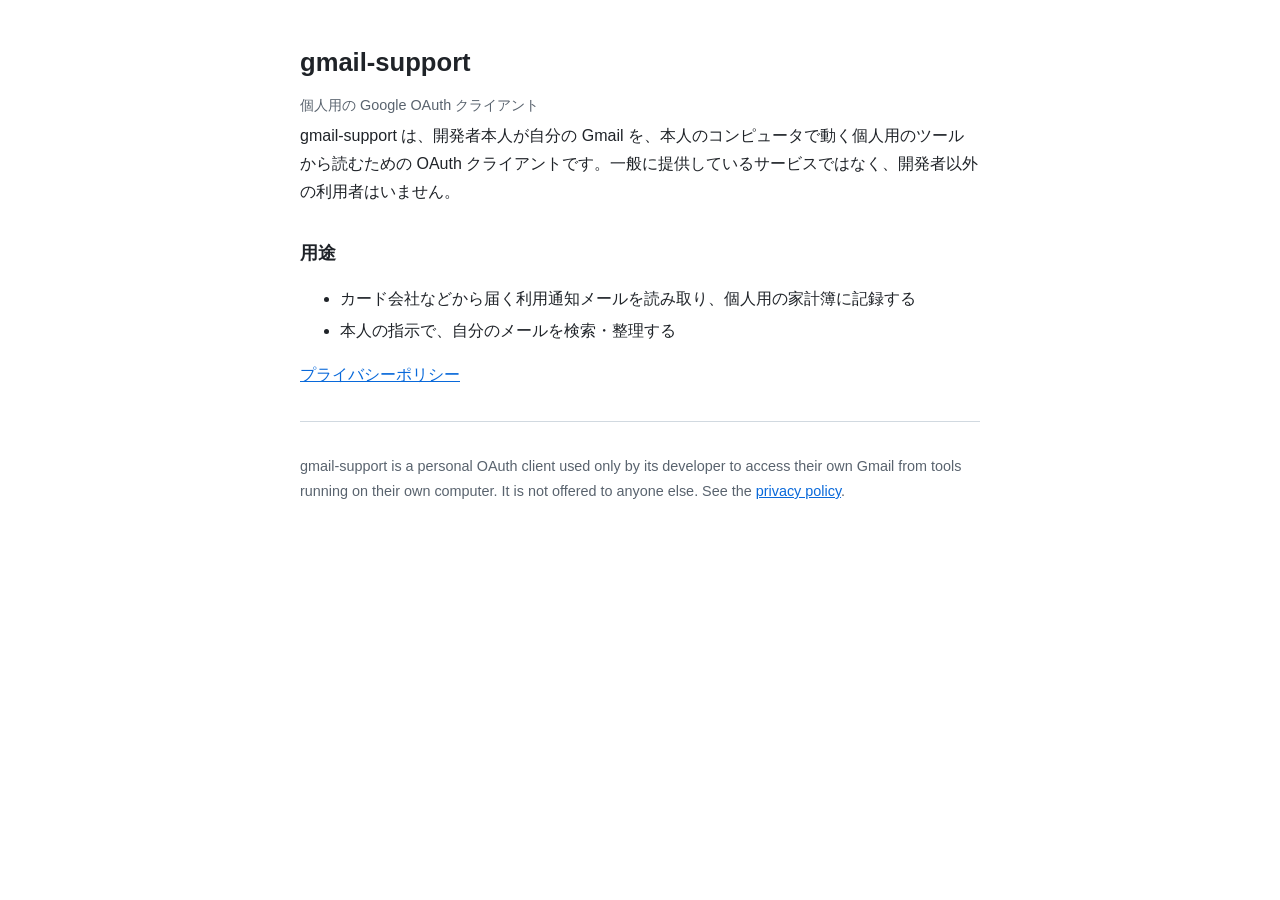
<file: index.html>
<!doctype html>
<html lang="ja">
<head>
<meta charset="utf-8">
<meta name="viewport" content="width=device-width, initial-scale=1">
<title>gmail-support</title>
<link rel="stylesheet" href="style.css">
</head>
<body>
<main>
  <h1>gmail-support</h1>
  <p class="muted">個人用の Google OAuth クライアント</p>

  <p>gmail-support は、開発者本人が自分の Gmail を、本人のコンピュータで動く個人用のツールから読むための
  OAuth クライアントです。一般に提供しているサービスではなく、開発者以外の利用者はいません。</p>

  <h2>用途</h2>
  <ul>
    <li>カード会社などから届く利用通知メールを読み取り、個人用の家計簿に記録する</li>
    <li>本人の指示で、自分のメールを検索・整理する</li>
  </ul>

  <p><a href="privacy.html">プライバシーポリシー</a></p>

  <hr>
  <p class="muted">gmail-support is a personal OAuth client used only by its developer to access their own Gmail
  from tools running on their own computer. It is not offered to anyone else.
  See the <a href="privacy.html">privacy policy</a>.</p>
</main>
</body>
</html>
</file>
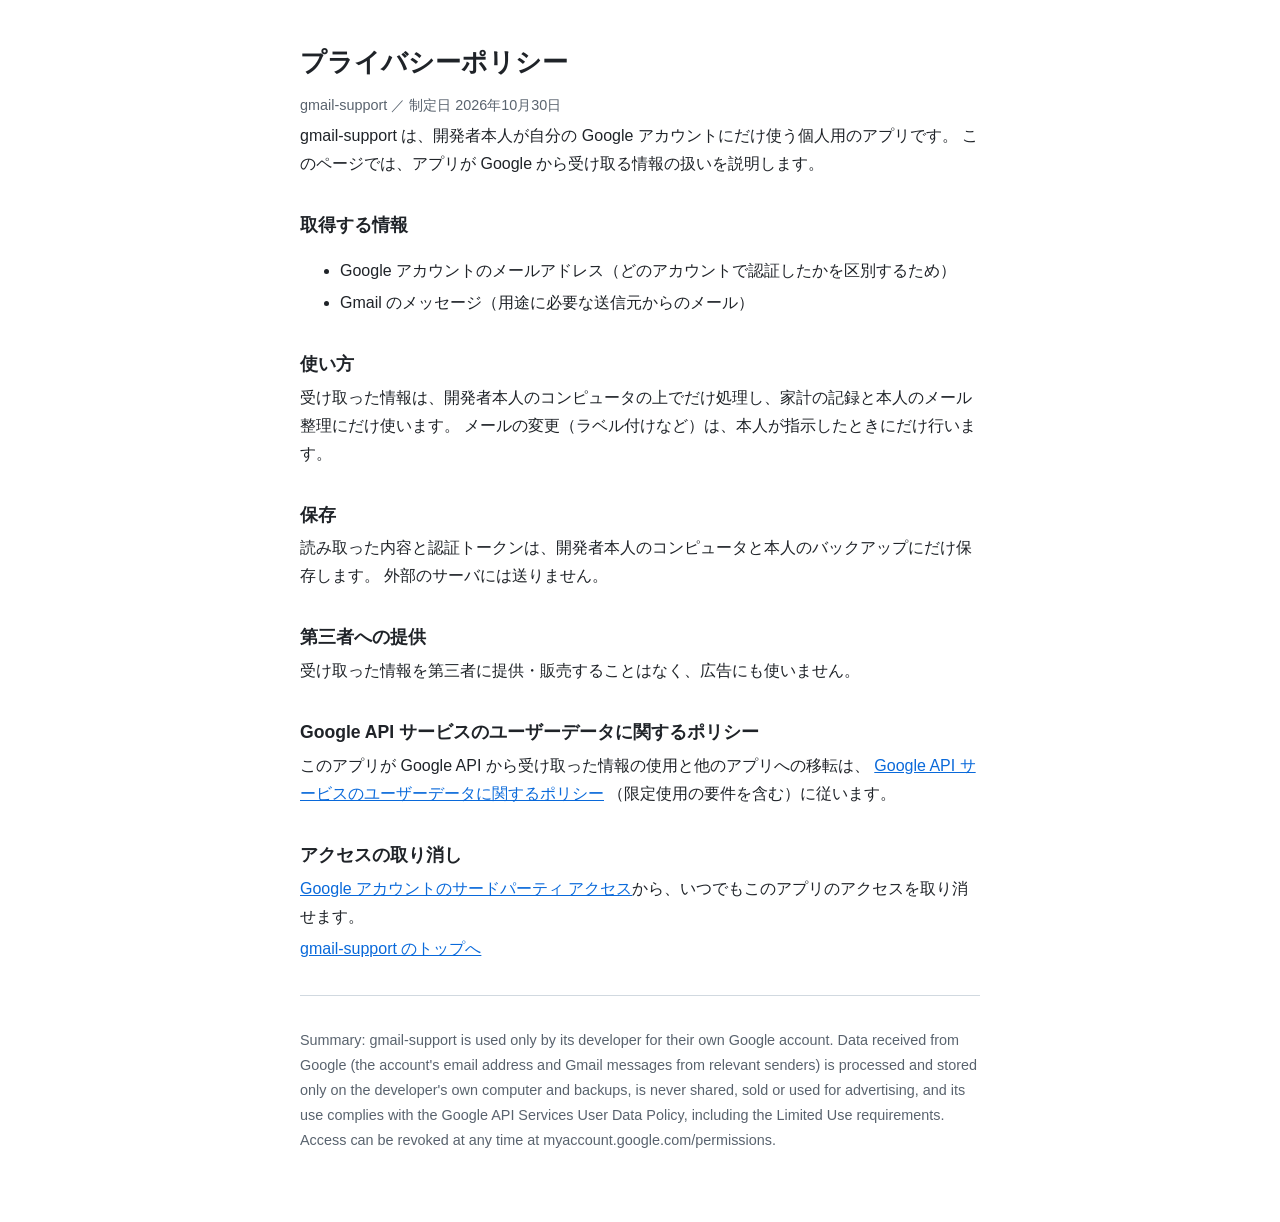
<file: privacy.html>
<!doctype html>
<html lang="ja">
<head>
<meta charset="utf-8">
<meta name="viewport" content="width=device-width, initial-scale=1">
<title>プライバシーポリシー – gmail-support</title>
<link rel="stylesheet" href="style.css">
</head>
<body>
<main>
  <h1>プライバシーポリシー</h1>
  <p class="muted">gmail-support ／ 制定日 2026年10月30日</p>

  <p>gmail-support は、開発者本人が自分の Google アカウントにだけ使う個人用のアプリです。
  このページでは、アプリが Google から受け取る情報の扱いを説明します。</p>

  <h2>取得する情報</h2>
  <ul>
    <li>Google アカウントのメールアドレス（どのアカウントで認証したかを区別するため）</li>
    <li>Gmail のメッセージ（用途に必要な送信元からのメール）</li>
  </ul>

  <h2>使い方</h2>
  <p>受け取った情報は、開発者本人のコンピュータの上でだけ処理し、家計の記録と本人のメール整理にだけ使います。
  メールの変更（ラベル付けなど）は、本人が指示したときにだけ行います。</p>

  <h2>保存</h2>
  <p>読み取った内容と認証トークンは、開発者本人のコンピュータと本人のバックアップにだけ保存します。
  外部のサーバには送りません。</p>

  <h2>第三者への提供</h2>
  <p>受け取った情報を第三者に提供・販売することはなく、広告にも使いません。</p>

  <h2>Google API サービスのユーザーデータに関するポリシー</h2>
  <p>このアプリが Google API から受け取った情報の使用と他のアプリへの移転は、
  <a href="https://developers.google.com/terms/api-services-user-data-policy">Google API サービスのユーザーデータに関するポリシー</a>
  （限定使用の要件を含む）に従います。</p>

  <h2>アクセスの取り消し</h2>
  <p><a href="https://myaccount.google.com/permissions">Google アカウントのサードパーティ アクセス</a>から、いつでもこのアプリのアクセスを取り消せます。</p>

  <p><a href="index.html">gmail-support のトップへ</a></p>

  <hr>
  <p class="muted">Summary: gmail-support is used only by its developer for their own Google account. Data received from Google
  (the account's email address and Gmail messages from relevant senders) is processed and stored only on the developer's
  own computer and backups, is never shared, sold or used for advertising, and its use complies with the
  Google API Services User Data Policy, including the Limited Use requirements. Access can be revoked at any time at
  myaccount.google.com/permissions.</p>
</main>
</body>
</html>
</file>
<file: style.css>
:root { --bg: #ffffff; --fg: #1f2328; --muted: #59636e; --link: #0969da; --rule: #d1d9e0; }
@media (prefers-color-scheme: dark) {
  :root { --bg: #0d1117; --fg: #e6edf3; --muted: #9198a1; --link: #4493f8; --rule: #3d444d; }
}
body { margin: 0; background: var(--bg); color: var(--fg);
  font: 16px/1.75 -apple-system, BlinkMacSystemFont, "Hiragino Sans", "Noto Sans JP", sans-serif; }
main { max-width: 680px; margin: 0 auto; padding: 40px 16px 64px; }
h1 { font-size: 1.6rem; margin: 0 0 8px; }
h2 { font-size: 1.1rem; margin: 32px 0 4px; }
p, li { margin: 4px 0; }
a { color: var(--link); }
.muted { color: var(--muted); font-size: .9rem; }
hr { border: 0; border-top: 1px solid var(--rule); margin: 32px 0; }
</file>
